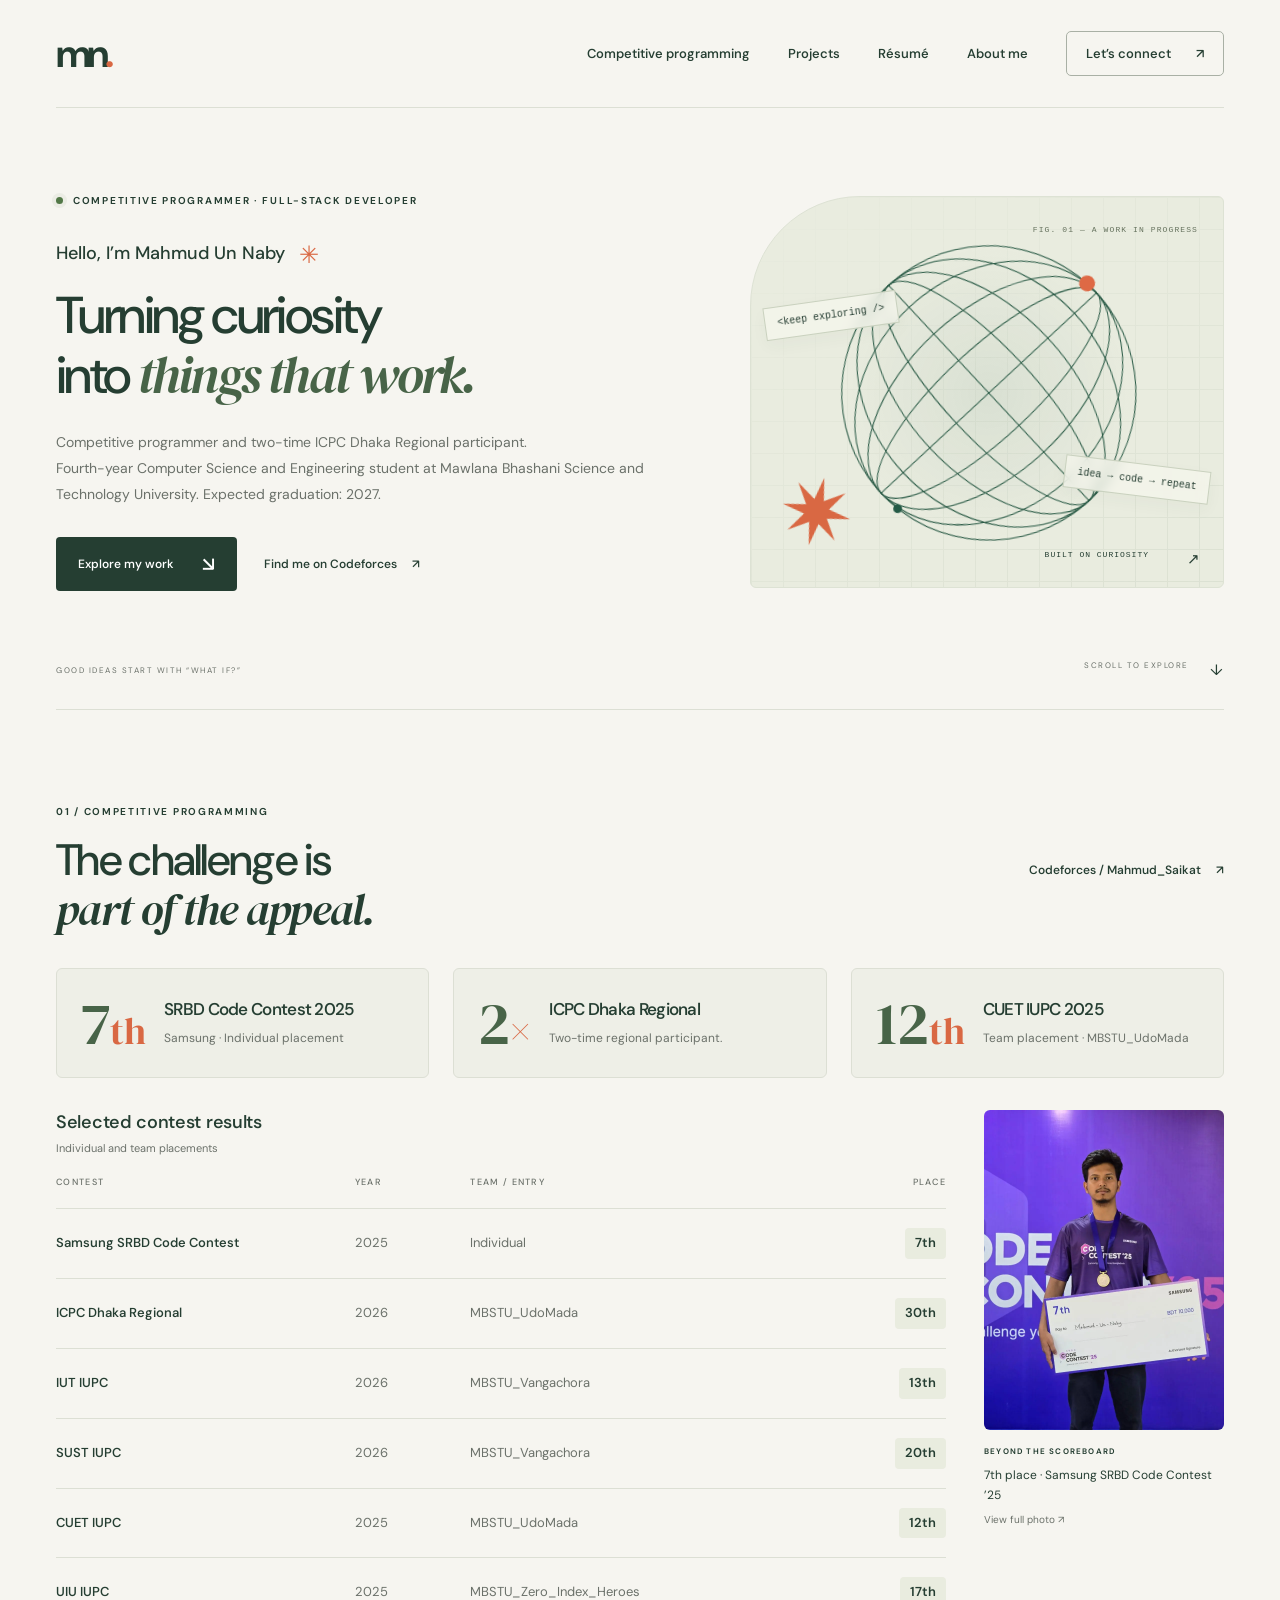
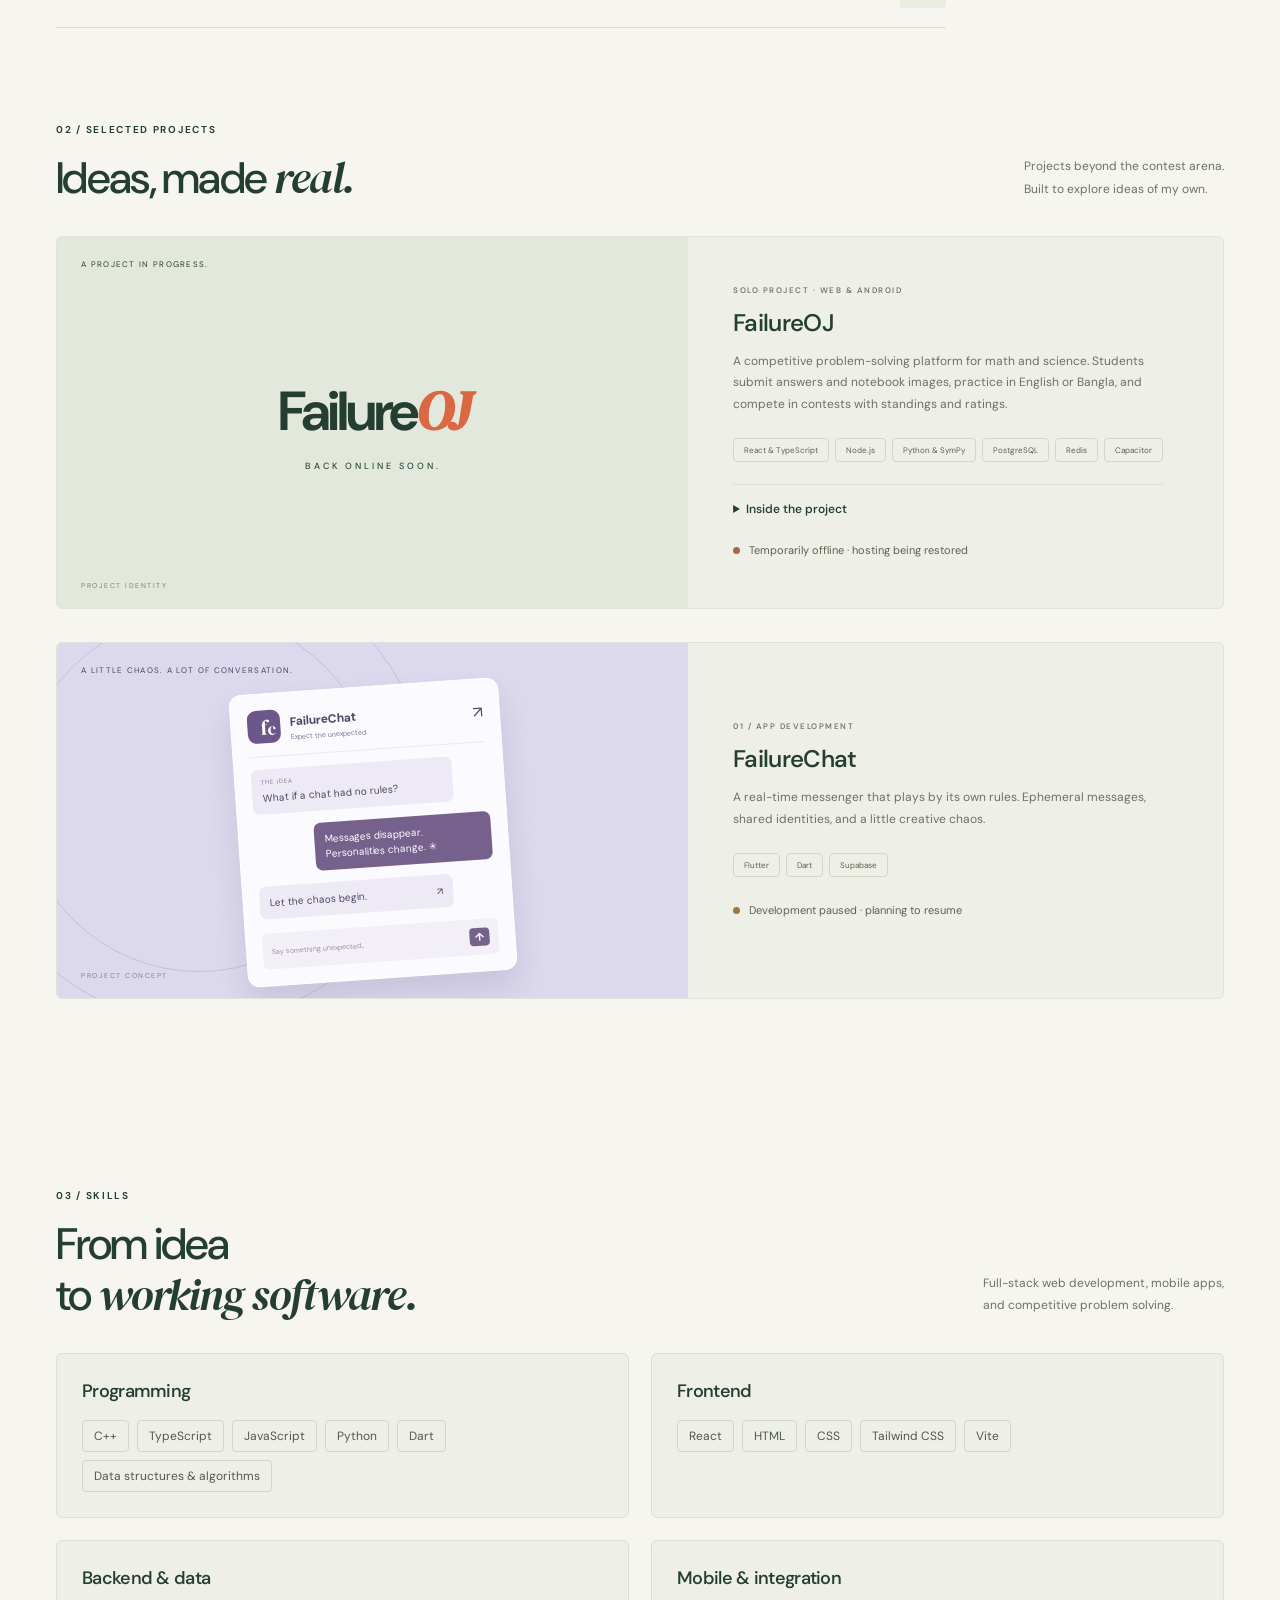
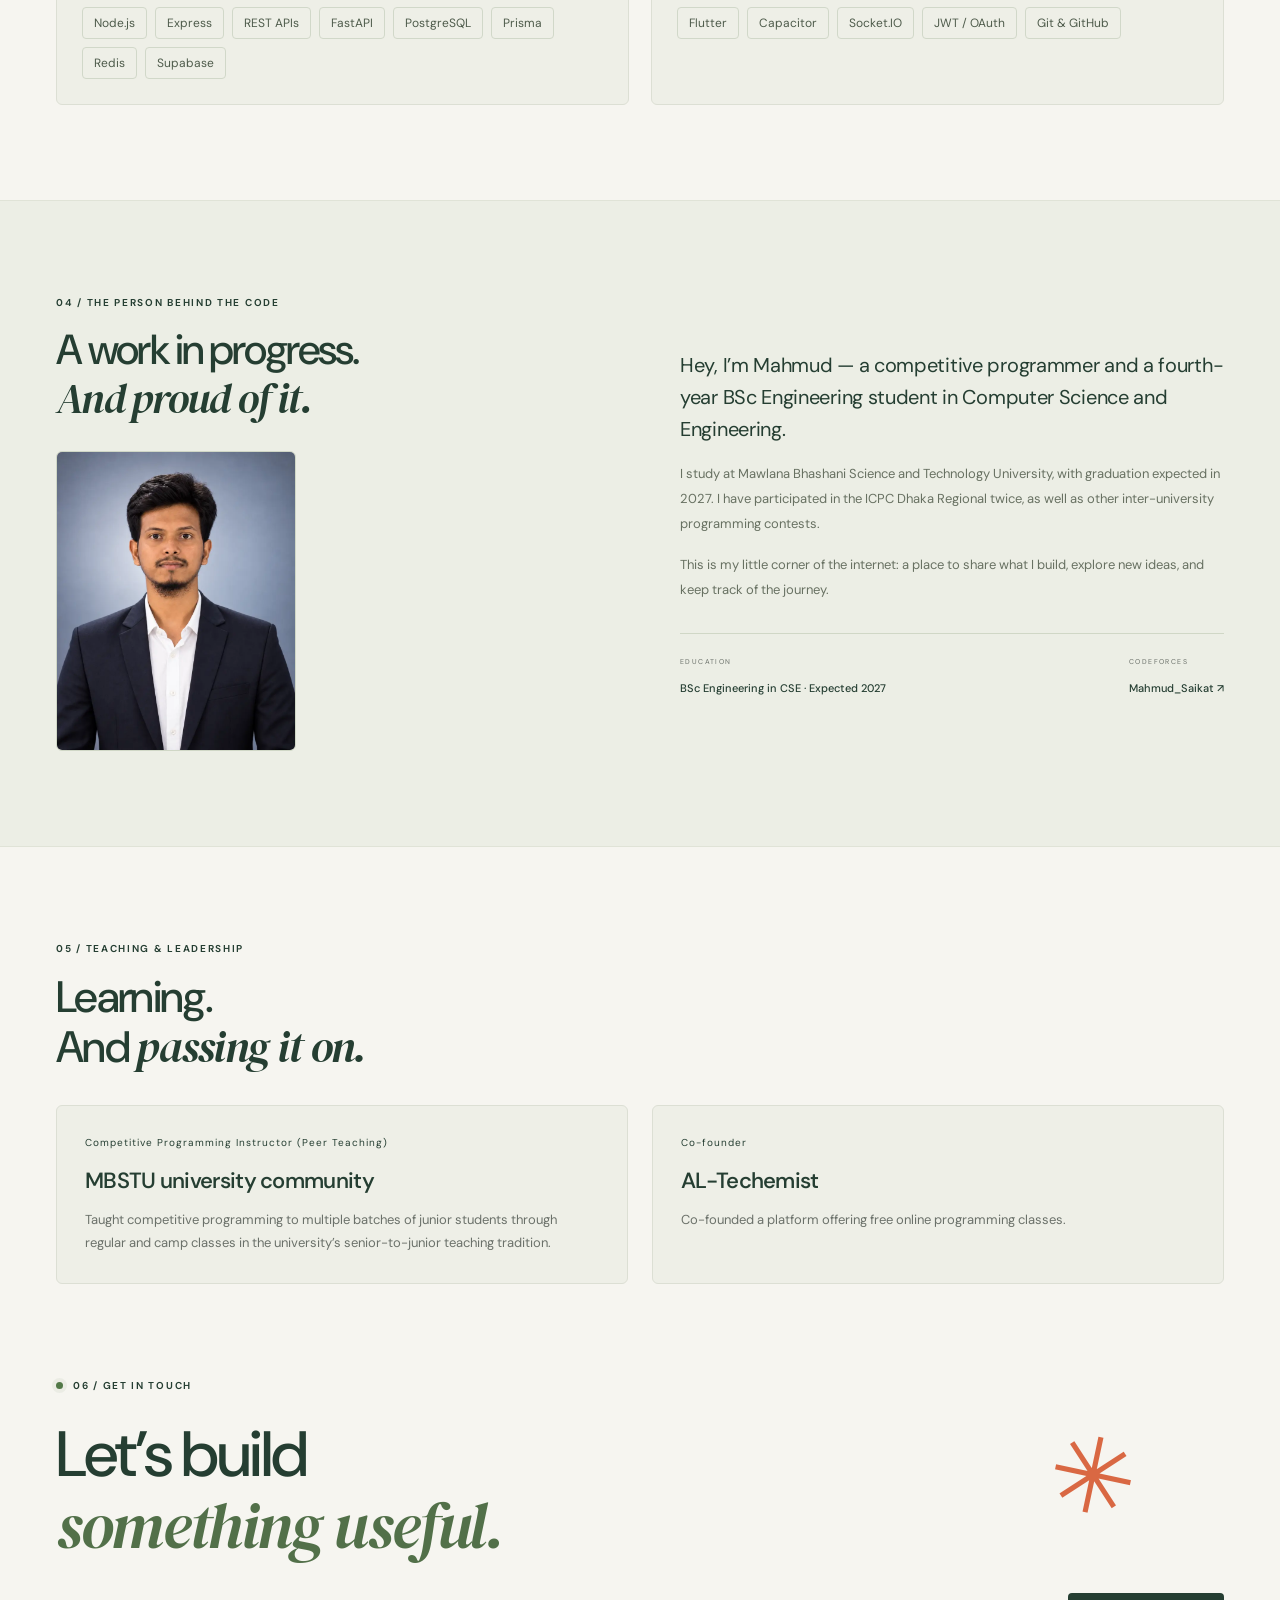
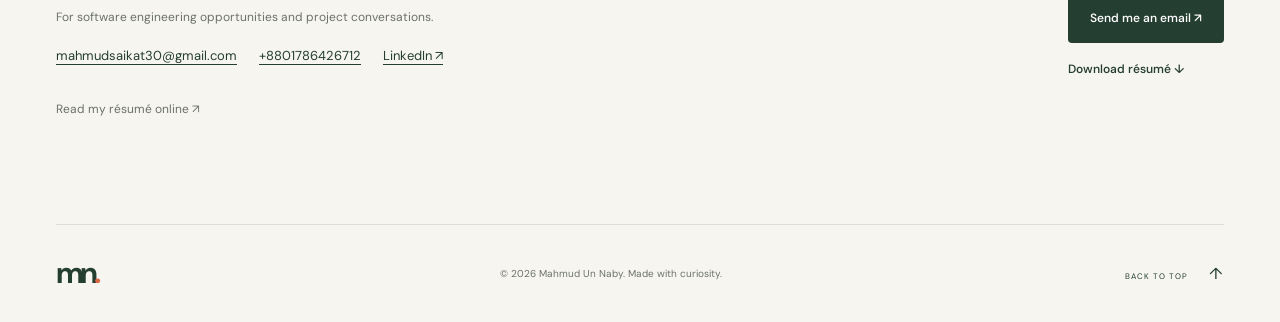
<file: index.html>
<!doctype html>
<html lang="en">
<head>
  <meta charset="UTF-8">
  <meta name="viewport" content="width=device-width, initial-scale=1.0">
  <meta name="theme-color" content="#f6f5f0">
  <meta name="description" content="Mahmud Un Naby — competitive programmer, two-time ICPC Dhaka Regional participant, and Computer Science and Engineering student at MBSTU. Expected graduation: 2027.">
  <meta property="og:title" content="Mahmud Un Naby — Competitive Programmer &amp; Full-Stack Developer">
  <meta property="og:description" content="Exploring ideas through code. A collection of projects, experiments, and things learned along the way.">
  <meta property="og:type" content="website">
  <meta property="og:url" content="https://mahmud-un-naby.github.io/portfolio/">
  <link rel="canonical" href="https://mahmud-un-naby.github.io/portfolio/">
  <title>Mahmud Un Naby — Competitive Programmer &amp; Full-Stack Developer</title>
  <link rel="icon" href="./favicon.svg" type="image/svg+xml">
  <link rel="stylesheet" href="./styles.css">
  <script src="./script.js" defer></script>
</head>
<body>
  <a class="skip-link" href="#main">Skip to content</a>
  <header class="site-header wrap">
    <a class="wordmark" href="#" aria-label="Mahmud Un Naby, home">mn<span>.</span></a>
    <button class="menu-toggle" aria-controls="navigation" aria-expanded="false" aria-label="Open navigation"><span></span><span></span></button>
    <nav id="navigation" aria-label="Main navigation">
      <a href="#contests">Competitive programming</a><a href="#work">Projects</a><a href="./resume.html">Résumé</a><a href="#about">About me</a><a class="nav-contact" href="#contact">Let’s connect <span aria-hidden="true">↗</span></a>
    </nav>
  </header>
  <main id="main">
    <section class="hero wrap" aria-labelledby="hero-title">
      <div class="hero-copy">
        <p class="eyebrow"><span class="status-dot"></span> COMPETITIVE PROGRAMMER · FULL-STACK DEVELOPER</p>
        <p class="hello">Hello, I’m Mahmud Un Naby <span aria-hidden="true">✳</span></p>
        <h1 id="hero-title">Turning curiosity<br>into <em>things that work.</em></h1>
        <p class="hero-description">Competitive programmer and two-time ICPC Dhaka Regional participant.<br>Fourth-year Computer Science and Engineering student at Mawlana Bhashani Science and Technology University. Expected graduation: 2027.</p>
        <div class="hero-actions"><a class="button button-dark" href="#work">Explore my work <span aria-hidden="true">↘</span></a><a class="text-link" href="https://codeforces.com/profile/Mahmud_Saikat" target="_blank" rel="noopener noreferrer">Find me on Codeforces <span aria-hidden="true">↗</span></a></div>
      </div>
      <div class="hero-art" role="img" aria-label="An abstract geometric playground of green orbital lines and an orange star, representing curiosity and code">
        <div class="art-grid"></div><span class="art-top">FIG. 01 — A WORK IN PROGRESS</span>
        <svg class="orbital" viewBox="0 0 440 440" aria-hidden="true"><defs><radialGradient id="orb-fill"><stop offset="0" stop-color="#245a46" stop-opacity=".08"/><stop offset="1" stop-color="#245a46" stop-opacity="0"/></radialGradient></defs><circle cx="220" cy="220" r="166" fill="url(#orb-fill)"/><g fill="none" stroke="#285944" stroke-width="1.15"><circle cx="220" cy="220" r="166"/><ellipse cx="220" cy="220" rx="166" ry="50" transform="rotate(-35 220 220)"/><ellipse cx="220" cy="220" rx="166" ry="91" transform="rotate(-35 220 220)"/><ellipse cx="220" cy="220" rx="166" ry="132" transform="rotate(-35 220 220)"/><ellipse cx="220" cy="220" rx="50" ry="166" transform="rotate(-35 220 220)"/><ellipse cx="220" cy="220" rx="91" ry="166" transform="rotate(-35 220 220)"/><ellipse cx="220" cy="220" rx="132" ry="166" transform="rotate(-35 220 220)"/><path d="M84 315 356 125M125 84 315 356"/></g><circle cx="347" cy="113" r="9" fill="#de6945"/><circle cx="100" cy="335" r="5" fill="#245a46"/></svg>
        <span class="floating-code code-one">&lt;keep exploring /&gt;</span><span class="floating-code code-two">idea → code → repeat</span>
        <svg class="art-star" viewBox="0 0 100 100" aria-hidden="true"><path d="m50 0 7 33L85 15 67 43 100 50 67 57 85 85 57 67 50 100 43 67 15 85 33 57 0 50 33 43 15 15 43 33Z" fill="currentColor"/></svg>
        <span class="art-bottom">BUILT ON CURIOSITY <span>↗</span></span>
      </div>
      <div class="hero-foot"><span>GOOD IDEAS START WITH “WHAT IF?”</span><a href="#work">SCROLL TO EXPLORE <span aria-hidden="true">↓</span></a></div>
    </section>
    <section id="contests" class="contests wrap section-space" aria-labelledby="contests-title">
      <div class="section-heading"><div><p class="eyebrow">01 / COMPETITIVE PROGRAMMING</p><h2 id="contests-title">The challenge is<br><em>part of the appeal.</em></h2></div><a class="text-link" href="https://codeforces.com/profile/Mahmud_Saikat" target="_blank" rel="noopener noreferrer">Codeforces / Mahmud_Saikat <span aria-hidden="true">↗</span></a></div>
      <div class="contest-grid">
        <article class="contest-highlight"><span class="contest-number">7<span>th</span></span><div><h3>SRBD Code Contest 2025</h3><p>Samsung · Individual placement</p></div></article>
        <article class="contest-highlight"><span class="contest-number">2<span>×</span></span><div><h3>ICPC Dhaka Regional</h3><p>Two-time regional participant.</p></div></article>
        <article class="contest-highlight"><span class="contest-number">12<span>th</span></span><div><h3>CUET IUPC 2025</h3><p>Team placement · MBSTU_UdoMada</p></div></article>
      </div>
      <div class="contest-history">
      <div class="contest-results">
        <table>
          <caption>Selected contest results <span>Individual and team placements</span></caption>
          <thead><tr><th scope="col">Contest</th><th scope="col">Year</th><th scope="col">Team / entry</th><th scope="col">Place</th></tr></thead>
          <!-- profile:results:start -->
<tbody><tr><th scope="row">Samsung SRBD Code Contest</th><td>2025</td><td>Individual</td><td><span class="placement">7th</span></td></tr><tr><th scope="row">ICPC Dhaka Regional</th><td>2026</td><td>MBSTU_UdoMada</td><td><span class="placement">30th</span></td></tr><tr><th scope="row">IUT IUPC</th><td>2026</td><td>MBSTU_Vangachora</td><td><span class="placement">13th</span></td></tr><tr><th scope="row">SUST IUPC</th><td>2026</td><td>MBSTU_Vangachora</td><td><span class="placement">20th</span></td></tr><tr><th scope="row">CUET IUPC</th><td>2025</td><td>MBSTU_UdoMada</td><td><span class="placement">12th</span></td></tr><tr><th scope="row">UIU IUPC</th><td>2025</td><td>MBSTU_Zero_Index_Heroes</td><td><span class="placement">17th</span></td></tr></tbody>
    <!-- profile:results:end -->
        </table>
      </div>
      <figure class="contest-memory">
        <a href="./assets/photos/mahmud-contest.webp" target="_blank" rel="noopener noreferrer" aria-label="View full contest photo, opens in a new tab">
          <img src="./assets/photos/mahmud-contest.webp" alt="Mahmud at a coding contest, wearing a medal and holding a prize cheque" width="960" height="1280" loading="lazy" decoding="async">
        </a>
        <figcaption><span class="eyebrow">BEYOND THE SCOREBOARD</span>7th place · Samsung SRBD Code Contest ’25<span class="photo-hint">View full photo ↗</span></figcaption>
      </figure>
      </div>
    </section>
    <section id="work" class="work wrap section-space" aria-labelledby="work-title">
      <div class="section-heading"><div><p class="eyebrow">02 / SELECTED PROJECTS</p><h2 id="work-title">Ideas, made <em>real.</em></h2></div><p>Projects beyond the contest arena.<br>Built to explore ideas of my own.</p></div>
      <div class="project-grid">
        <article class="project-card featured oj-project" aria-labelledby="failureoj-title">
          <div class="project-visual oj-visual" aria-hidden="true"><span class="visual-label">A PROJECT IN PROGRESS.</span><div class="oj-wordmark">Failure<span>OJ</span><small>BACK ONLINE SOON.</small></div><span class="visual-caption">PROJECT IDENTITY</span></div>
          <div class="project-info"><div>
            <p class="project-type">SOLO PROJECT · WEB &amp; ANDROID</p>
            <h3 id="failureoj-title">FailureOJ</h3>
            <p>A competitive problem-solving platform for math and science. Students submit answers and notebook images, practice in English or Bangla, and compete in contests with standings and ratings.</p>
            <div class="tags"><span>React &amp; TypeScript</span><span>Node.js</span><span>Python &amp; SymPy</span><span>PostgreSQL</span><span>Redis</span><span>Capacitor</span></div>
            <details class="project-details">
              <summary>Inside the project</summary>
              <ul>
                <li><strong>Math-aware judging.</strong> A Python/FastAPI service uses SymPy to compare numeric expressions, including equivalent fractions and roots, with tolerance-based checking.</li>
                <li><strong>Contest workflows.</strong> Fixed or dynamic scoring, standings, ratings, and participant challenges reviewed by contest judges.</li>
                <li><strong>Learning and community.</strong> Bilingual problems, editorials, tutorials, problem collections, and groups, with an Android build using Capacitor.</li>
              </ul>
              <p><strong>Engineering focus:</strong> the answer judge runs separately from the Express API. A Redis-backed queue and retry logic handle deferred judging, while Socket.IO delivers verdict updates. PostgreSQL and Prisma store the platform’s data.</p>
            </details>
            <p class="project-status"><span class="status-indicator offline"></span>Temporarily offline · hosting being restored</p>
          </div></div>
        </article>
        <article class="project-card featured" aria-labelledby="failurechat-title">
          <div class="project-visual chat-visual" aria-hidden="true"><span class="visual-label">A LITTLE CHAOS. A LOT OF CONVERSATION.</span><div class="chat-orbit"></div><div class="chat-window"><div class="chat-header"><div class="chat-logo">f<span>c</span></div><div><strong>FailureChat</strong><small>Expect the unexpected.</small></div><span>↗</span></div><div class="chat-message"><small>THE IDEA</small>What if a chat had no rules?</div><div class="chat-message reply">Messages disappear.<br>Personalities change. ✳</div><div class="chat-message final-message">Let the chaos begin.<span>↗</span></div><div class="chat-input">Say something unexpected...<b>↑</b></div></div><span class="visual-caption">PROJECT CONCEPT</span></div>
          <div class="project-info"><div><p class="project-type">01 / APP DEVELOPMENT</p><h3 id="failurechat-title">FailureChat</h3><p>A real-time messenger that plays by its own rules. Ephemeral messages, shared identities, and a little creative chaos.</p><div class="tags"><span>Flutter</span><span>Dart</span><span>Supabase</span></div><p class="project-status"><span class="status-indicator paused"></span>Development paused · planning to resume</p></div></div>
        </article>
      </div>
    </section>
    <!-- profile:skills:start -->
<section id="skills" class="skills wrap section-space" aria-labelledby="skills-title"><div class="section-heading"><div><p class="eyebrow">03 / SKILLS</p><h2 id="skills-title">From idea<br>to <em>working software.</em></h2></div><p>Full-stack web development, mobile apps,<br>and competitive problem solving.</p></div><div class="skill-groups"><article class="skill-group"><h3>Programming</h3><ul><li>C++</li><li>TypeScript</li><li>JavaScript</li><li>Python</li><li>Dart</li><li>Data structures &amp; algorithms</li></ul></article><article class="skill-group"><h3>Frontend</h3><ul><li>React</li><li>HTML</li><li>CSS</li><li>Tailwind CSS</li><li>Vite</li></ul></article><article class="skill-group"><h3>Backend &amp; data</h3><ul><li>Node.js</li><li>Express</li><li>REST APIs</li><li>FastAPI</li><li>PostgreSQL</li><li>Prisma</li><li>Redis</li><li>Supabase</li></ul></article><article class="skill-group"><h3>Mobile &amp; integration</h3><ul><li>Flutter</li><li>Capacitor</li><li>Socket.IO</li><li>JWT / OAuth</li><li>Git &amp; GitHub</li></ul></article></div></section>
    <!-- profile:skills:end -->
    <section id="about" class="about section-space" aria-labelledby="about-title"><div class="wrap about-grid"><div><p class="eyebrow">04 / THE PERSON BEHIND THE CODE</p><h2 id="about-title">A work in progress.<br><em>And proud of it.</em></h2><figure class="about-portrait"><img src="./assets/photos/mahmud-portrait.webp" alt="Portrait of Mahmud Un Naby wearing a dark blazer and white shirt" width="800" height="1000" loading="lazy" decoding="async"></figure></div><div class="about-copy"><p class="about-lead">Hey, I’m Mahmud — a competitive programmer and a fourth-year BSc Engineering student in Computer Science and Engineering.</p><p>I study at Mawlana Bhashani Science and Technology University, with graduation expected in 2027. I have participated in the ICPC Dhaka Regional twice, as well as other inter-university programming contests.</p><p>This is my little corner of the internet: a place to share what I build, explore new ideas, and keep track of the journey.</p><div class="about-notes"><div><span>EDUCATION</span><strong>BSc Engineering in CSE · Expected 2027</strong></div><div><span>CODEFORCES</span><a href="https://codeforces.com/profile/Mahmud_Saikat" target="_blank" rel="noopener noreferrer">Mahmud_Saikat ↗</a></div></div></div></div></section>
    <!-- profile:experience:start -->
<section id="community" class="community wrap section-space" aria-labelledby="community-title"><div class="section-heading"><div><p class="eyebrow">05 / TEACHING &amp; LEADERSHIP</p><h2 id="community-title">Learning.<br>And <em>passing it on.</em></h2></div></div><div class="community-grid"><article class="community-card"><p class="community-role">Competitive Programming Instructor (Peer Teaching)</p><h3>MBSTU university community</h3><p>Taught competitive programming to multiple batches of junior students through regular and camp classes in the university’s senior-to-junior teaching tradition.</p></article><article class="community-card"><p class="community-role">Co-founder</p><h3>AL-Techemist</h3><p>Co-founded a platform offering free online programming classes.</p></article></div></section>
    <!-- profile:experience:end -->
    <!-- profile:contact:start -->
<section id="contact" class="contact wrap section-space" aria-labelledby="contact-title"><p class="eyebrow"><span class="status-dot"></span> 06 / GET IN TOUCH</p><h2 id="contact-title">Let’s build<br><em>something useful.</em><span class="contact-star" aria-hidden="true">✳</span></h2><div class="contact-bottom"><div><p>For software engineering opportunities and project conversations.</p><div class="contact-details"><a href="mailto:mahmudsaikat30@gmail.com">mahmudsaikat30@gmail.com</a><a href="tel:+8801786426712">+8801786426712</a><a href="https://www.linkedin.com/in/mahmud-un-naby-75342b360/" target="_blank" rel="noopener noreferrer">LinkedIn ↗</a></div></div><div class="contact-actions"><a href="mailto:mahmudsaikat30@gmail.com" class="button button-dark">Send me an email ↗</a><a href="./assets/documents/Mahmud-Un-Naby-Resume.pdf" class="text-link" download>Download résumé ↓</a></div></div><p class="resume-browser-link"><a href="./resume.html">Read my résumé online ↗</a></p></section>
    <!-- profile:contact:end -->
  </main>
  <footer class="footer wrap"><a class="wordmark" href="#" aria-label="Back to top">mn<span>.</span></a><p>© <span id="year">2026</span> Mahmud Un Naby. Made with curiosity.</p><a href="#">BACK TO TOP <span aria-hidden="true">↑</span></a></footer>
</body>
</html>
</file>
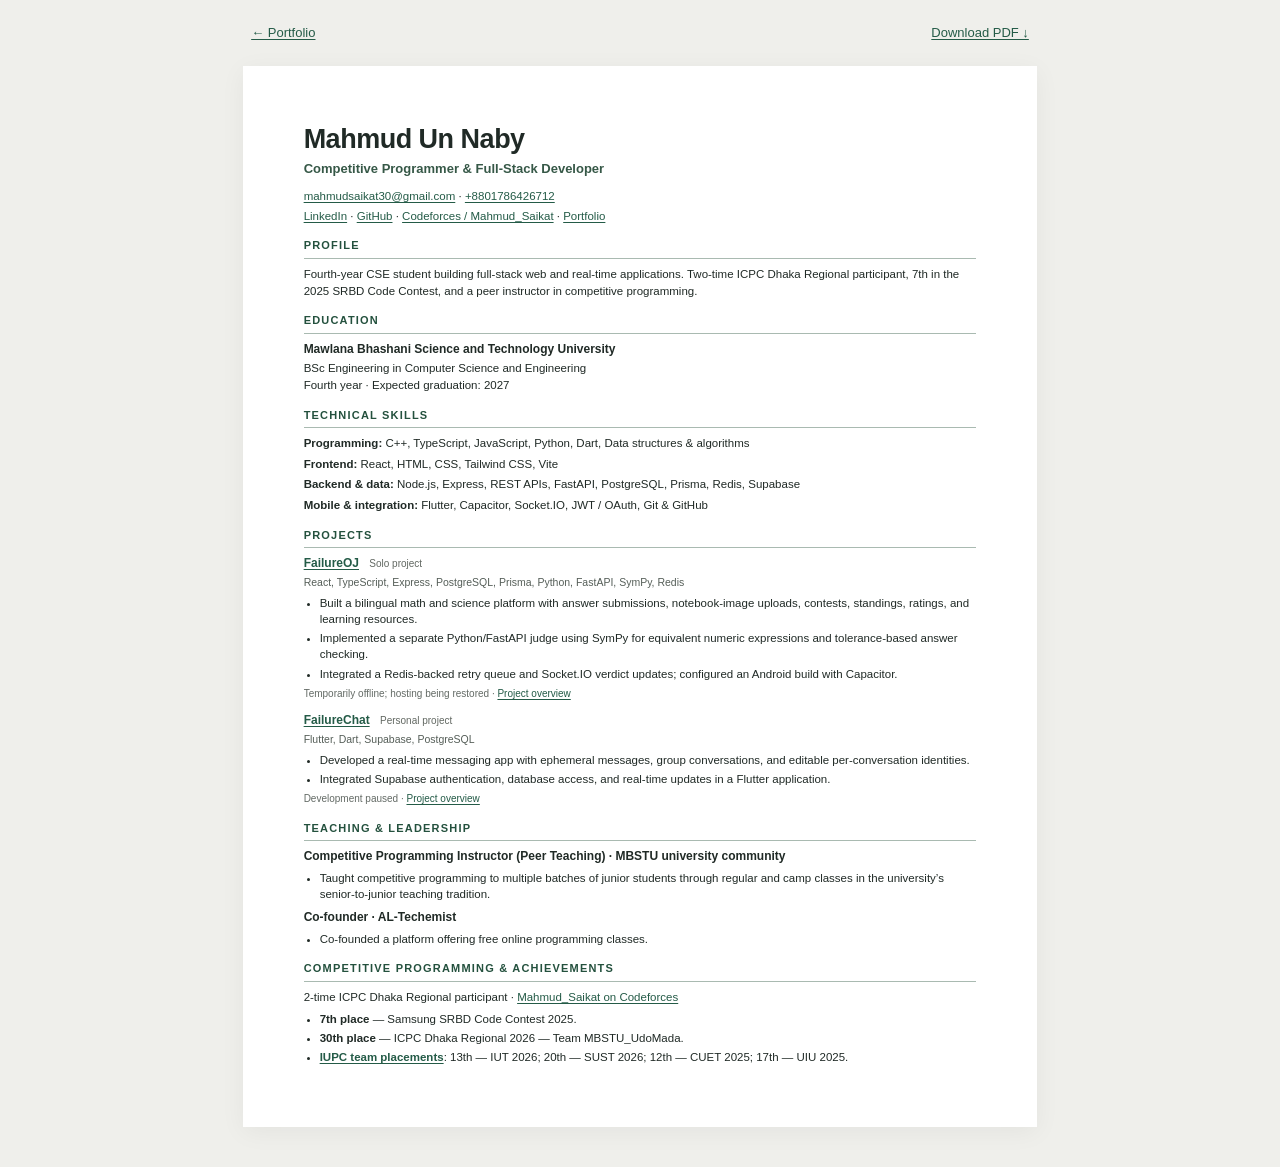
<file: resume.html>
<!doctype html>
<html lang="en"><head><meta charset="UTF-8"><meta name="viewport" content="width=device-width, initial-scale=1"><meta name="description" content="Résumé of Mahmud Un Naby, competitive programmer and full-stack developer."><title>Mahmud Un Naby — Résumé</title><link rel="icon" href="./favicon.svg" type="image/svg+xml"><link rel="stylesheet" href="./resume.css"></head>
<body><nav class="resume-toolbar" aria-label="Résumé actions"><a href="./index.html">← Portfolio</a><a href="./assets/documents/Mahmud-Un-Naby-Resume.pdf" download>Download PDF ↓</a></nav>
<main class="resume"><header><h1>Mahmud Un Naby</h1><p class="headline">Competitive Programmer &amp; Full-Stack Developer</p><p class="contact-line"><a href="mailto:mahmudsaikat30@gmail.com">mahmudsaikat30@gmail.com</a> · <a href="tel:+8801786426712">+8801786426712</a></p><p class="contact-line"><a href="https://www.linkedin.com/in/mahmud-un-naby-75342b360/">LinkedIn</a> · <a href="https://github.com/Mahmud-Un-Naby">GitHub</a> · <a href="https://codeforces.com/profile/Mahmud_Saikat">Codeforces / Mahmud_Saikat</a> · <a href="https://mahmud-un-naby.github.io/portfolio/">Portfolio</a></p></header>
<section><h2>Profile</h2><p>Fourth-year CSE student building full-stack web and real-time applications. Two-time ICPC Dhaka Regional participant, 7th in the 2025 SRBD Code Contest, and a peer instructor in competitive programming.</p></section>
<section><h2>Education</h2><h3>Mawlana Bhashani Science and Technology University</h3><p>BSc Engineering in Computer Science and Engineering<br>Fourth year · Expected graduation: 2027</p></section>
<section class="resume-skills"><h2>Technical Skills</h2><p><strong>Programming:</strong> C++, TypeScript, JavaScript, Python, Dart, Data structures &amp; algorithms</p><p><strong>Frontend:</strong> React, HTML, CSS, Tailwind CSS, Vite</p><p><strong>Backend &amp; data:</strong> Node.js, Express, REST APIs, FastAPI, PostgreSQL, Prisma, Redis, Supabase</p><p><strong>Mobile &amp; integration:</strong> Flutter, Capacitor, Socket.IO, JWT / OAuth, Git &amp; GitHub</p></section>
<section><h2>Projects</h2><article class="resume-project"><h3><a href="https://mahmud-un-naby.github.io/portfolio/#failureoj-title">FailureOJ</a> <span>Solo project</span></h3><p class="stack">React, TypeScript, Express, PostgreSQL, Prisma, Python, FastAPI, SymPy, Redis</p><ul><li>Built a bilingual math and science platform with answer submissions, notebook-image uploads, contests, standings, ratings, and learning resources.</li><li>Implemented a separate Python/FastAPI judge using SymPy for equivalent numeric expressions and tolerance-based answer checking.</li><li>Integrated a Redis-backed retry queue and Socket.IO verdict updates; configured an Android build with Capacitor.</li></ul><p class="project-note">Temporarily offline; hosting being restored · <a href="https://mahmud-un-naby.github.io/portfolio/#failureoj-title">Project overview</a></p></article><article class="resume-project"><h3><a href="https://mahmud-un-naby.github.io/portfolio/#failurechat-title">FailureChat</a> <span>Personal project</span></h3><p class="stack">Flutter, Dart, Supabase, PostgreSQL</p><ul><li>Developed a real-time messaging app with ephemeral messages, group conversations, and editable per-conversation identities.</li><li>Integrated Supabase authentication, database access, and real-time updates in a Flutter application.</li></ul><p class="project-note">Development paused · <a href="https://mahmud-un-naby.github.io/portfolio/#failurechat-title">Project overview</a></p></article></section>
<section><h2>Teaching &amp; Leadership</h2><article class="resume-experience"><h3>Competitive Programming Instructor (Peer Teaching) · MBSTU university community</h3><ul><li>Taught competitive programming to multiple batches of junior students through regular and camp classes in the university’s senior-to-junior teaching tradition.</li></ul></article><article class="resume-experience"><h3>Co-founder · AL-Techemist</h3><ul><li>Co-founded a platform offering free online programming classes.</li></ul></article></section>
<section><h2>Competitive Programming &amp; Achievements</h2><p class="participation">2-time ICPC Dhaka Regional participant · <a href="https://codeforces.com/profile/Mahmud_Saikat">Mahmud_Saikat on Codeforces</a></p><ul class="achievements"><li><strong>7th place</strong> — Samsung SRBD Code Contest 2025.</li><li><strong>30th place</strong> — ICPC Dhaka Regional 2026 — Team MBSTU_UdoMada.</li><li><strong><a href="https://mahmud-un-naby.github.io/portfolio/#contests">IUPC team placements</a></strong>: 13th — IUT 2026; 20th — SUST 2026; 12th — CUET 2025; 17th — UIU 2025.</li></ul></section>
</main></body></html>
</file>
<file: styles.css>
@import url('https://fonts.googleapis.com/css2?family=DM+Sans:wght@400;450;500;550;600;650;700&family=DM+Serif+Display:ital@0;1&display=swap');

:root{--paper:#f6f5f0;--ink:#253e32;--muted:#6b716a;--line:#dcdfd4;--accent:#d96843;--serif:'DM Serif Display',Georgia,serif;--sans:'DM Sans',Arial,sans-serif}*{box-sizing:border-box}html{scroll-behavior:smooth;scroll-padding-top:30px}body{margin:0;background:var(--paper);color:var(--ink);font-family:var(--sans);-webkit-font-smoothing:antialiased}a{color:inherit;text-decoration:none}button{font:inherit}a,button{-webkit-tap-highlight-color:transparent}a:focus-visible,button:focus-visible{outline:3px solid var(--accent);outline-offset:6px}::selection{background:#d9e5c8}.wrap{width:min(1200px,calc(100% - 112px));margin-inline:auto}.site-header{height:108px;display:flex;align-items:center;justify-content:space-between;border-bottom:1px solid var(--line)}.wordmark{font-size:39px;font-weight:700;letter-spacing:-4px;line-height:1}.wordmark span{color:var(--accent)}nav{display:flex;align-items:center;gap:38px;font-size:13px;font-weight:550}nav a:hover,.text-link:hover{color:var(--accent)}.nav-contact{border:1px solid #a9b0a5;border-radius:5px;padding:13px 19px}.nav-contact span{margin-left:22px}.menu-toggle{display:none}.hero{display:grid;grid-template-columns:1.35fr 1fr;column-gap:55px;padding-top:86px}.eyebrow{font-size:10px;letter-spacing:1.7px;font-weight:650;display:flex;align-items:center;gap:10px;margin:0 0 32px}.status-dot{width:7px;height:7px;background:#527847;border-radius:50%;box-shadow:0 0 0 4px #52784712;flex-shrink:0}.hello{font-size:18px;margin:0 0 17px;font-weight:500}.hello span{color:var(--accent);display:inline-block;margin-left:9px;font-size:24px;vertical-align:middle}h1{font-weight:500;font-size:clamp(40px,4.05vw,59px);letter-spacing:-2.6px;line-height:1.13;margin:0 0 25px;white-space:nowrap}em{font-family:var(--serif);font-weight:400}h1 em{color:#486448}.hero-description{font-size:14px;line-height:1.85;color:var(--muted);margin:0 0 29px}.hero-actions{display:flex;align-items:center;gap:27px}.button{padding:17px 22px;display:inline-flex;align-items:center;justify-content:center;gap:28px;border-radius:4px;font-size:12px;font-weight:550;transition:background .2s,transform .2s}.button-dark{background:var(--ink);color:#fff}.button-dark:hover{background:#40604a;transform:translateY(-2px)}.button span{font-size:20px;line-height:1}.text-link{font-size:12px;font-weight:550;display:inline-flex;align-items:center;gap:15px;transition:color .2s}.hero-art{align-self:center;height:392px;background:#e9ecdf;position:relative;overflow:hidden;border:1px solid #dde2d4;border-radius:110px 6px 6px 6px}.art-grid{position:absolute;inset:0;opacity:.38;background-image:linear-gradient(#c6cfbe 1px,transparent 1px),linear-gradient(90deg,#c6cfbe 1px,transparent 1px);background-size:32px 32px;mask-image:linear-gradient(145deg,transparent,#000)}.art-top{position:absolute;top:28px;right:25px;font:8px monospace;letter-spacing:1.1px;color:#66725e}.orbital{width:100%;height:100%;position:absolute;top:1px;left:2px;transform:rotate(-8deg);animation:orbit-in 1.4s ease-out both}.floating-code{position:absolute;font:10px monospace;background:#f8f8efa8;border:1px solid #c9d1be;padding:10px 12px;box-shadow:0 6px 16px #2c49270a;backdrop-filter:blur(6px)}.code-one{left:13px;top:102px;transform:rotate(-8deg)}.code-two{right:13px;bottom:91px;transform:rotate(7deg)}.art-star{position:absolute;left:31px;bottom:41px;width:69px;color:var(--accent);transform:rotate(13deg)}.art-bottom{position:absolute;bottom:18px;right:22px;font:8px monospace;letter-spacing:1px;display:flex;gap:38px}.art-bottom span{font-size:15px}.hero-foot{grid-column:1/-1;margin-top:69px;padding-bottom:29px;display:flex;justify-content:space-between;align-items:center;font-size:8px;letter-spacing:1.5px;color:var(--muted)}.hero-foot a{display:flex;gap:21px}.hero-foot a span{font-size:15px;color:var(--ink)}.skills-strip{border-block:1px solid var(--line)}.skills-strip .wrap{min-height:83px;display:flex;align-items:center;justify-content:space-between;gap:20px}.skills-strip span{font-size:15px;font-weight:550;white-space:nowrap}.skills-strip .strip-label{font-size:8px;letter-spacing:1.5px;color:var(--muted);font-weight:500;margin-right:28px}.skills-strip i{font-style:normal;color:#a3ae96;font-size:17px}.section-space{padding-block:95px}.section-heading{display:flex;justify-content:space-between;align-items:end;margin-bottom:32px}.section-heading .eyebrow,.about .eyebrow{margin-bottom:17px}h2{font-size:44px;font-weight:500;letter-spacing:-1.7px;line-height:1.15;margin:0}.section-heading>p{font-size:12px;line-height:1.85;color:var(--muted);margin:0 0 4px}.filter-bar{display:flex;gap:9px;margin-bottom:25px}.filter{background:transparent;border:1px solid var(--line);color:var(--muted);padding:10px 15px;border-radius:30px;font-size:10px;cursor:pointer}.filter.active{background:var(--ink);border-color:var(--ink);color:#fff}.filter span{margin-left:8px;opacity:.6;font-size:8px}.filter:not(.active):hover{border-color:#62775f;color:var(--ink)}.project-grid{display:grid;grid-template-columns:1fr 1fr;gap:33px 27px}.project-card{display:block;min-width:0}.project-card[hidden]{display:none}.project-card.featured{grid-column:1/-1;display:grid;grid-template-columns:1.18fr 1fr;background:#eeefe7;border:1px solid #e0e3d7;border-radius:6px;overflow:hidden}.project-card.featured[hidden]{display:none}.project-visual{height:265px;position:relative;overflow:hidden;border-radius:5px;transition:filter .2s}.project-card:hover .project-visual{filter:brightness(.975)}.featured .project-visual{height:355px;border-radius:0}.visual-label{position:absolute;top:22px;left:24px;font-size:8px;letter-spacing:1.3px;z-index:1}.visual-caption{position:absolute;bottom:18px;left:24px;font-size:7px;letter-spacing:1.5px;opacity:.6}.chat-visual{background:#dcd8ed;color:#4b4664;display:flex;align-items:center;justify-content:center}.chat-orbit{width:460px;height:460px;border:1px solid #c6bed9;position:absolute;border-radius:50%;left:-14%;top:-80px}.chat-orbit:after{content:'';position:absolute;inset:50px;border:1px solid #c6bed9;border-radius:50%}.chat-window{width:270px;margin-top:24px;background:#fbfaff;border:1px solid #ffffff;border-radius:12px;box-shadow:0 17px 30px #40345c1f;padding:16px;transform:rotate(-4deg);transition:transform .35s}.project-card:hover .chat-window{transform:rotate(-1deg) translateY(-3px)}.chat-header{display:flex;gap:10px;align-items:center;padding-bottom:13px;border-bottom:1px solid #ebe8f0}.chat-logo{background:#6c578a;color:#fff;border-radius:9px;font-family:var(--serif);font-size:21px;width:33px;height:33px;display:grid;place-content:center;position:relative}.chat-logo span{position:absolute;right:5px;bottom:2px;font-size:17px}.chat-header strong{font-size:12px}.chat-header small{display:block;font-size:7px;color:#82758f;margin-top:2px}.chat-header>span{margin-left:auto}.chat-message{font-size:10px;line-height:1.5;background:#eeeaf5;border-radius:7px;padding:9px 10px;margin-top:12px;width:85%}.chat-message small{display:block;font-size:6px;letter-spacing:1px;color:#887695;margin-bottom:3px}.chat-message.reply{margin-left:auto;background:#75618c;color:#fff;width:75%}.chat-message.final-message{width:82%;display:flex;justify-content:space-between}.chat-input{font-size:7px;color:#9a91a2;padding:9px;margin-top:14px;background:#f2eff7;border-radius:5px;display:flex;align-items:center;justify-content:space-between}.chat-input b{color:#fff;background:#75618c;padding:2px 5px;border-radius:4px;font-size:11px}.project-info{padding:24px 0 0}.featured .project-info{padding:48px 45px;display:flex;align-items:center}.project-type{font-size:8px;letter-spacing:1.5px;font-weight:550;color:var(--muted);margin:0 0 12px}h3{font-size:24px;font-weight:550;letter-spacing:-.7px;margin:0 0 13px;display:flex;justify-content:space-between;gap:12px}h3 span{font-size:24px;font-weight:400;transition:transform .2s}.project-card:hover h3 span{transform:translate(3px,-3px)}.project-info p:not(.project-type){font-size:12px;color:var(--muted);line-height:1.8;margin:0;max-width:420px}.tags{display:flex;flex-wrap:wrap;gap:6px;margin-top:22px}.tags span{font-size:8px;padding:6px 10px;border:1px solid #d1d8c9;border-radius:4px;color:#59634f}.geometry-visual{background:#e4eadf}.geometry-visual svg{height:95%;width:90%;margin:15px 5%}.web-visual{background:#efdfcd;display:flex;align-items:center;justify-content:center}.code-window{width:78%;background:#293b33;color:#edf1df;border-radius:7px;box-shadow:0 14px 20px #5a442a14;transform:rotate(2deg);margin-top:20px}.window-dots{height:30px;display:flex;gap:4px;align-items:center;border-bottom:1px solid #ffffff14;padding:0 12px}.window-dots i{width:5px;height:5px;border-radius:50%;background:#b7937d}.window-dots i:nth-child(2){background:#c2b87f}.window-dots i:nth-child(3){background:#849d77}.window-dots span{font-size:7px;color:#bcc4b7;margin-left:auto;font-family:monospace}.code-lines{font:10px/1.9 monospace;padding:12px 13px 16px;white-space:pre}.code-lines>span{display:block}.code-lines b{color:#748176;font-weight:400;margin-right:14px}.code-lines i{font-style:normal;color:#d4ad87}.code-lines em{font:inherit;color:#bbaaed}.code-lines q{color:#c7d7a4}.code-lines q:before,.code-lines q:after{content:'"'}.work-footer{display:flex;justify-content:space-between;align-items:center;margin-top:37px;border-top:1px solid var(--line);padding-top:23px}.work-footer>span{font-size:11px;color:var(--muted)}.about{background:#eceee5;border-block:1px solid #e0e3d7}.about-grid{display:grid;grid-template-columns:1fr 1fr;gap:80px}.about h2{font-size:42px}.about-mark{font-size:72px;display:flex;align-items:center;gap:21px;margin-top:35px;color:#9cae92;font-family:var(--serif)}.about-mark span{font-size:66px;color:var(--accent)}.about-copy>p{font-size:13px;line-height:1.9;color:#687162;margin:0 0 17px}.about-copy>p.about-lead{font-size:20px;line-height:1.6;color:var(--ink);letter-spacing:-.3px}.about-notes{border-top:1px solid #d0d7c6;margin-top:30px;padding-top:23px;display:flex;justify-content:space-between;gap:15px}.about-notes span{display:block;font-size:7px;letter-spacing:1.4px;color:var(--muted);margin-bottom:10px}.about-notes strong,.about-notes a{font-size:11px;font-weight:500}.contact .eyebrow{margin-bottom:27px}.contact h2{font-size:64px;line-height:1.12;position:relative;letter-spacing:-2.1px}.contact h2 em{color:#527049}.contact-star{position:absolute;right:90px;top:0;color:var(--accent);font-size:105px;transform:rotate(12deg)}.contact-bottom{display:flex;align-items:center;justify-content:space-between;margin-top:30px}.contact-bottom p{font-size:12px;line-height:1.9;color:var(--muted);margin:0}.footer{display:flex;align-items:center;justify-content:space-between;gap:20px;min-height:98px;border-top:1px solid var(--line)}.footer .wordmark{font-size:30px}.footer p{font-size:10px;color:var(--muted)}.footer>a:last-child{font-size:8px;letter-spacing:1px}.footer>a:last-child span{margin-left:18px;font-size:16px}.skip-link{position:fixed;left:16px;top:-80px;z-index:10;background:var(--ink);color:#fff;padding:12px}.skip-link:focus{top:16px}.sr-only{position:absolute;width:1px;height:1px;padding:0;margin:-1px;overflow:hidden;clip:rect(0,0,0,0);white-space:nowrap;border:0}@keyframes orbit-in{from{opacity:0;transform:rotate(-20deg) scale(.94)}to{opacity:1;transform:rotate(-8deg) scale(1)}}
@media(min-width:1450px){.hero{padding-top:105px}.hero-art{height:430px}.hero-foot{margin-top:85px}}
@media(max-width:1050px){.wrap{width:calc(100% - 64px)}.hero{gap:25px;padding-top:65px}h1{font-size:43px;letter-spacing:-2px}.hero-art{height:350px}.hero-actions{gap:18px}.text-link{font-size:11px}.hero .button{padding-inline:17px;gap:16px}.skills-strip .strip-label{margin-right:0}.skills-strip .wrap{gap:12px}.skills-strip span{font-size:13px}.featured .project-info{padding:30px}.contact-star{right:40px}.about-grid{gap:40px}.code-lines{font-size:9px}}
@media(max-width:760px){.wrap{width:calc(100% - 40px)}.site-header{height:82px}.wordmark{font-size:35px}.menu-toggle{display:flex;flex-direction:column;justify-content:center;gap:6px;width:42px;height:42px;border:1px solid var(--line);border-radius:4px;background:transparent}.menu-toggle span{width:18px;height:1px;background:var(--ink);margin-inline:auto}.site-header{position:relative}.site-header nav{display:none;position:absolute;top:74px;left:0;right:0;padding:24px;background:var(--paper);border:1px solid var(--line);z-index:5;box-shadow:0 15px 20px #253e3210;align-items:stretch;gap:24px}.site-header nav.open{display:flex;flex-direction:column}.nav-contact{display:flex;justify-content:space-between}.hero{grid-template-columns:1fr;padding-top:47px;gap:37px}.eyebrow{font-size:8px;letter-spacing:1.3px;margin-bottom:27px}.hello{font-size:16px}h1{font-size:clamp(34px,6.5vw,49px);letter-spacing:-1.9px}.hero-description{font-size:13px}.hero-actions{gap:25px}.hero-art{height:370px;width:100%;max-width:480px;justify-self:center;border-top-left-radius:90px}.orbital{left:0}.hero-foot{margin-top:0;padding-bottom:23px;font-size:6px;letter-spacing:1px}.hero-foot a{gap:10px}.skills-strip .wrap{flex-wrap:wrap;justify-content:center;gap:15px 20px;padding-block:20px}.skills-strip .strip-label{width:100%;text-align:center;font-size:7px}.skills-strip span{font-size:12px}.skills-strip i{font-size:12px}.skills-strip i:nth-last-child(2){display:none}.section-space{padding-block:64px}.section-heading{display:block}.section-heading>p{margin-top:18px;font-size:12px}h2{font-size:36px}.filter-bar{gap:6px;flex-wrap:wrap}.filter{font-size:9px;padding:10px 12px}.project-grid{grid-template-columns:1fr;gap:34px}.project-card.featured{display:block}.featured .project-visual{height:330px}.featured .project-info{padding:27px}.project-visual{height:270px}.project-info{padding-top:20px}h3{font-size:23px}.project-info p:not(.project-type){font-size:13px}.tags span{font-size:9px}.work-footer{align-items:start;gap:18px}.work-footer>span{max-width:170px;line-height:1.6}.work-footer .text-link{white-space:nowrap;margin-top:3px}.about-grid{grid-template-columns:1fr;gap:25px}.about h2{font-size:36px}.about-mark{display:none}.about-copy>p.about-lead{font-size:19px}.about-copy>p{font-size:13px}.about-notes{justify-content:flex-start;gap:35px}.contact h2{font-size:clamp(36px,8vw,54px);letter-spacing:-1.5px}.contact-star{right:0;top:-3px;font-size:48px}.contact-bottom{align-items:start;flex-direction:column;gap:24px}.contact-bottom p{font-size:12px}.footer{flex-wrap:wrap;padding-block:25px;gap:18px}.footer p{font-size:8px;order:3;width:100%;margin:0}.footer>a:last-child{margin-left:auto}.code-lines{font-size:10px}.code-window{max-width:360px}}
@media(max-width:370px){.wrap{width:calc(100% - 32px)}h1{font-size:31px;letter-spacing:-1.5px}.hero-actions{gap:14px}.hero .button{font-size:10px;padding:15px 13px}.hero-actions .text-link{font-size:10px;gap:7px}.hero-art{height:320px}.desktop-break{display:none}.contact-star{font-size:34px}.about-notes{gap:23px}.code-lines{font-size:8px}}
@media(prefers-reduced-motion:reduce){html{scroll-behavior:auto}*,*:before,*:after{animation:none!important;transition:none!important}}

/* Competitive programming and curated project presentation. */
.contests{border-top:1px solid var(--line);padding-bottom:0}
.contests .section-heading{align-items:center}
.contest-grid{display:grid;grid-template-columns:1fr 1fr;gap:24px}
.contest-highlight{display:flex;align-items:center;gap:26px;border:1px solid var(--line);padding:30px;border-radius:6px;background:#eeefe7}
.contest-highlight h3{font-size:20px;margin-bottom:8px}
.contest-highlight p{font-size:12px;line-height:1.7;color:var(--muted);margin:0}
.contest-number,.contest-symbol{font-family:var(--serif);font-size:60px;white-space:nowrap;color:#486448;line-height:1}
.contest-number span{font-size:38px;color:var(--accent)}
.contest-symbol{font-size:43px;color:var(--accent)}
.project-info p.project-status{display:flex;align-items:center;gap:9px;font-size:11px;margin-top:24px;color:#59634f}
.status-indicator{width:7px;height:7px;border-radius:50%;flex-shrink:0;background:#9e793e}
.status-indicator.offline{background:#a96548}
.oj-visual{display:flex;align-items:center;justify-content:center;background:#e2e8db}
.oj-wordmark{font-size:55px;font-weight:650;letter-spacing:-3px}
.oj-wordmark>span{color:#d96843;font-family:var(--serif);font-style:italic}
.oj-wordmark small{display:block;font-size:9px;font-weight:450;letter-spacing:3px;margin-top:12px;text-align:center}
article.project-card:hover .project-visual{filter:none}
article.project-card:hover .chat-window{transform:rotate(-4deg)}
@media(max-width:1050px){nav{gap:22px;font-size:12px}.contest-highlight{padding:22px;gap:20px}.contest-highlight h3{font-size:18px}}
@media(max-width:760px){.contest-grid{grid-template-columns:1fr;gap:15px}.contests .section-heading .text-link{margin-top:23px}.contest-highlight{padding:25px}.contest-number{font-size:52px}.hero-description .desktop-break{display:none}.hero .eyebrow{font-size:7px;letter-spacing:1px}.about-notes{flex-wrap:wrap}.oj-wordmark{font-size:49px}}

.contest-results{margin-top:32px}
.contest-results table{width:100%;border-collapse:collapse;text-align:left;table-layout:fixed}
.contest-results caption{text-align:left;font-size:18px;font-weight:550;letter-spacing:-.3px;padding-bottom:20px}
.contest-results caption span{display:block;font-size:11px;font-weight:400;letter-spacing:0;color:var(--muted);margin-top:7px}
.contest-results th,.contest-results td{border-bottom:1px solid var(--line);padding:19px 14px;font-size:13px;line-height:1.6;vertical-align:middle;overflow-wrap:anywhere}
.contest-results thead th{font-size:9px;letter-spacing:1.3px;text-transform:uppercase;color:var(--muted);font-weight:500;padding-top:0}
.contest-results th:first-child{width:32%;padding-left:0}
.contest-results th:nth-child(2){width:13%}
.contest-results th:nth-child(3){width:40%}
.contest-results th:last-child{width:15%}
.contest-results tbody th{font-weight:550}
.contest-results td{color:var(--muted)}
.contest-results th:last-child,.contest-results td:last-child{text-align:right;padding-right:0}
.placement{display:inline-block;background:#e9ecdf;color:var(--ink);font-size:13px;font-weight:600;border-radius:4px;padding:5px 10px}
@media(max-width:760px){.contest-results th,.contest-results td{font-size:11px;padding:15px 6px}.contest-results thead th{font-size:8px;letter-spacing:.5px}.contest-results th:first-child{width:29%}.contest-results th:nth-child(2){width:15%}.contest-results th:nth-child(3){width:39%}.contest-results th:last-child{width:17%}.placement{font-size:11px;padding:4px 6px}.contest-results caption{font-size:17px}}

.oj-project .project-visual{height:auto;min-height:355px;align-self:stretch}
.project-details{margin-top:22px;border-top:1px solid var(--line);padding-top:16px}
.project-details summary{font-size:12px;font-weight:550;cursor:pointer;width:fit-content}
.project-details summary:focus-visible{outline:3px solid var(--accent);outline-offset:5px}
.project-details ul{margin:17px 0;padding-left:17px;color:var(--muted);font-size:12px;line-height:1.8}
.project-details li+li{margin-top:10px}
.project-details strong{color:var(--ink);font-weight:550}
@media(max-width:760px){.oj-project .project-visual{height:290px;min-height:0}.project-details ul{font-size:13px}}

/* Personal photos: full originals stay local; the site serves lighter WebP copies. */
.contest-history{display:grid;grid-template-columns:minmax(0,1fr) 240px;gap:38px;align-items:start}
.contest-memory{margin:32px 0 0}
.contest-memory a{display:block;border-radius:6px;overflow:hidden}
.contest-memory img{display:block;width:100%;height:auto}
.contest-memory figcaption{font-size:12px;line-height:1.7;margin-top:15px}
.contest-memory .eyebrow{font-size:8px;letter-spacing:1.2px;margin-bottom:6px}
.photo-hint{display:block;color:var(--muted);font-size:10px;margin-top:6px}
.about-portrait{margin:28px 0 0;max-width:240px}
.about-portrait img{display:block;width:100%;height:auto;border-radius:6px;border:1px solid #d0d7c6}
.about-copy{align-self:center}
@media(max-width:1000px){
  .contest-history{grid-template-columns:minmax(0,1fr);gap:25px}
  .contest-memory{display:grid;grid-template-columns:180px minmax(0,1fr);align-items:center;gap:25px;margin-top:0}
  .contest-memory figcaption{margin-top:0}
}
@media(max-width:760px){.about-portrait{max-width:220px}}
@media(max-width:480px){.contest-memory{grid-template-columns:120px minmax(0,1fr);gap:18px}}

/* Shared profile sections and resume links. */
.contest-grid{grid-template-columns:repeat(3,minmax(0,1fr))}
.contest-highlight{padding:24px;gap:18px;min-width:0}
.contest-highlight h3{font-size:17px}
.contest-highlight p{overflow-wrap:anywhere}
.skill-groups{display:grid;grid-template-columns:repeat(2,minmax(0,1fr));gap:22px}
.skill-group{padding:25px;border:1px solid var(--line);border-radius:6px;background:#eeefe7}
.skill-group h3{font-size:18px;margin-bottom:17px}
.skill-group ul{display:flex;flex-wrap:wrap;gap:8px;margin:0;padding:0;list-style:none}
.skill-group li{font-size:12px;border:1px solid #d1d8c9;padding:7px 11px;border-radius:4px;color:#4e5b4b}
.contact-details{display:flex;flex-wrap:wrap;gap:12px 22px;margin-top:18px}
.contact-details a{font-size:13px;text-decoration:underline;text-underline-offset:4px;overflow-wrap:anywhere}
.contact-actions{display:flex;flex-direction:column;align-items:flex-start;gap:18px;flex-shrink:0}
.contact-bottom{gap:25px}
.resume-browser-link{font-size:12px;margin-top:24px;color:var(--muted)}
.resume-browser-link a:hover{color:var(--accent)}
@media(max-width:1050px){.contest-grid{grid-template-columns:1fr}.contest-highlight{padding:24px}.site-header nav{gap:18px;font-size:11px}}
@media(max-width:760px){.skill-groups{grid-template-columns:1fr}.contact-details{flex-direction:column;gap:15px}.contact-actions{margin-top:4px}.skill-group{padding:22px}.hero .eyebrow{font-size:6.5px}}

.community{padding-bottom:0}
.community-grid{display:grid;grid-template-columns:repeat(2,minmax(0,1fr));gap:24px}
.community-card{padding:28px;border:1px solid var(--line);border-radius:6px;background:#eeefe7}
.community-card h3{font-size:22px;overflow-wrap:anywhere}
.community-card p{font-size:13px;line-height:1.8;color:var(--muted);margin:12px 0 0}
.community-card p.community-role{font-size:10px;letter-spacing:1px;color:var(--ink);margin:0 0 14px}
.community-card .experience-timing{font-size:11px;color:var(--ink)}
@media(max-width:760px){.community-grid{grid-template-columns:1fr}.community-card{padding:24px}}
</file>
<file: resume.css>
:root{font-family:Arial,Helvetica,sans-serif;color:#202a26;background:#efefeb;font-size:14px;line-height:1.4}*{box-sizing:border-box}body{margin:0}a{color:#245b47;text-decoration:underline;text-underline-offset:2px}a:focus-visible{outline:2px solid #c35e3b;outline-offset:4px}.resume-toolbar{max-width:210mm;margin:24px auto;display:flex;justify-content:space-between;padding:0 8px;font-size:13px}.resume{max-width:210mm;margin:0 auto 40px;padding:15mm 16mm;background:white;box-shadow:0 5px 24px #0000000d}.resume h1{font-size:27px;margin:0;letter-spacing:-.5px;line-height:1.2}.headline{font-size:13px;color:#365847;margin:5px 0 9px;font-weight:600}.contact-line{font-size:11.5px;margin:3px 0;overflow-wrap:anywhere}.resume section{margin-top:14px}.resume h2{font-size:11px;text-transform:uppercase;letter-spacing:1.2px;margin:0 0 7px;border-bottom:1px solid #a9bab1;padding-bottom:4px;color:#24513e}.resume h3{font-size:12px;margin:0 0 3px;line-height:1.4}.resume h3 span{font-weight:400;font-size:10px;margin-left:7px;color:#626862}.resume p{font-size:11.5px;margin:3px 0;line-height:1.45}.resume .headline{font-size:13px;margin:5px 0 9px}.resume .contact-line{font-size:11.5px}.resume .stack{font-size:10.5px;color:#555e58}.resume ul{padding-left:16px;margin:5px 0;line-height:1.4;font-size:11.5px}.resume li+li{margin-top:3px}.resume .project-note{font-size:10px;color:#636a65;margin-top:4px}.resume-project+.resume-project{margin-top:11px}.resume .participation{margin-bottom:6px}.resume-skills p{margin:4px 0}.resume .achievements li+li{margin-top:3px}@page{size:A4;margin:0}@media print{:root{background:white}body{margin:0}.resume-toolbar{display:none}.resume{margin:0;max-width:none;width:210mm;min-height:297mm;padding:13mm 15mm;box-shadow:none}.resume h2{break-after:avoid}.resume-project{break-inside:avoid}a{color:#245b47}*{-webkit-print-color-adjust:exact;print-color-adjust:exact}}@media screen and (max-width:600px){.resume{padding:25px 20px;margin-bottom:0}.resume-toolbar{margin:20px 12px;gap:20px}.resume h1{font-size:26px}.resume p,.resume ul{font-size:13px}.resume .contact-line{line-height:1.8}.resume h3{font-size:14px}.resume h3 span{display:block;margin:3px 0 0}}
@media print{.resume p,.resume ul{font-size:13px}.resume .contact-line{font-size:12px}.resume h3{font-size:13px}.resume .headline{font-size:14px}.resume .stack{font-size:11px}.resume .project-note{font-size:10.5px}}
.resume-experience+.resume-experience{margin-top:7px}.resume .experience-timing{font-size:11px;color:#555e58}
@media print{.resume section{margin-top:11px}.resume h2{margin-bottom:5px}.resume-experience{break-inside:avoid}}
</file>
